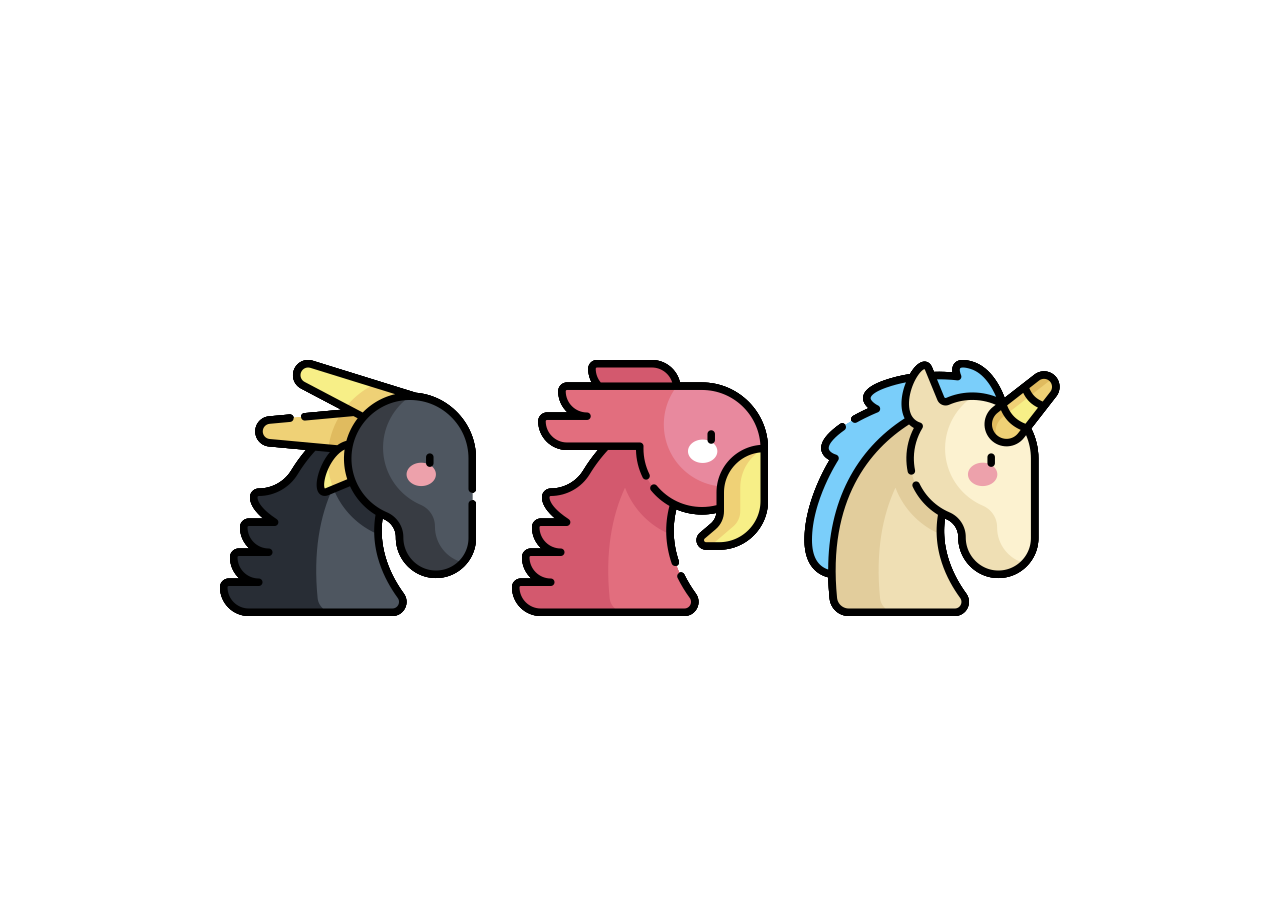
<file: Challenge_1/index.html>
<!DOCTYPE html>

<html>
    
<head>
<meta charset="UTF-8">
<meta name="viewport" content="width=device-width, initial-scale=1.0">
<!-- STYLESHEET -->
<link rel="stylesheet" href="./css/style.css" />
<title>Challenge 1</title>
</head>

<body>
    <div class="container">
        <div class="dragon">
            <img src="./assets/icon_dragon.png" alt="dragon">
            <img src="./assets/icon_dragon.png" alt="dragon">
            <img src="./assets/icon_dragon.png" alt="dragon">
            <img src="./assets/icon_dragon.png" alt="dragon">
        </div>

        <div class="phoenix">
            <img src="./assets/icon_phoenix.png" alt="phoenix">
            <img src="./assets/icon_phoenix.png" alt="phoenix">
            <img src="./assets/icon_phoenix.png" alt="phoenix">
            <img src="./assets/icon_phoenix.png" alt="phoenix">
        </div>

        <div class="unicorn">
            <img src="./assets/icon_unicorn.png" alt="unicorn">
            <img src="./assets/icon_unicorn.png" alt="unicorn">
            <img src="./assets/icon_unicorn.png" alt="unicorn">
            <img src="./assets/icon_unicorn.png" alt="unicorn">
        </div>
    </div>
</body>

</html>
</file>
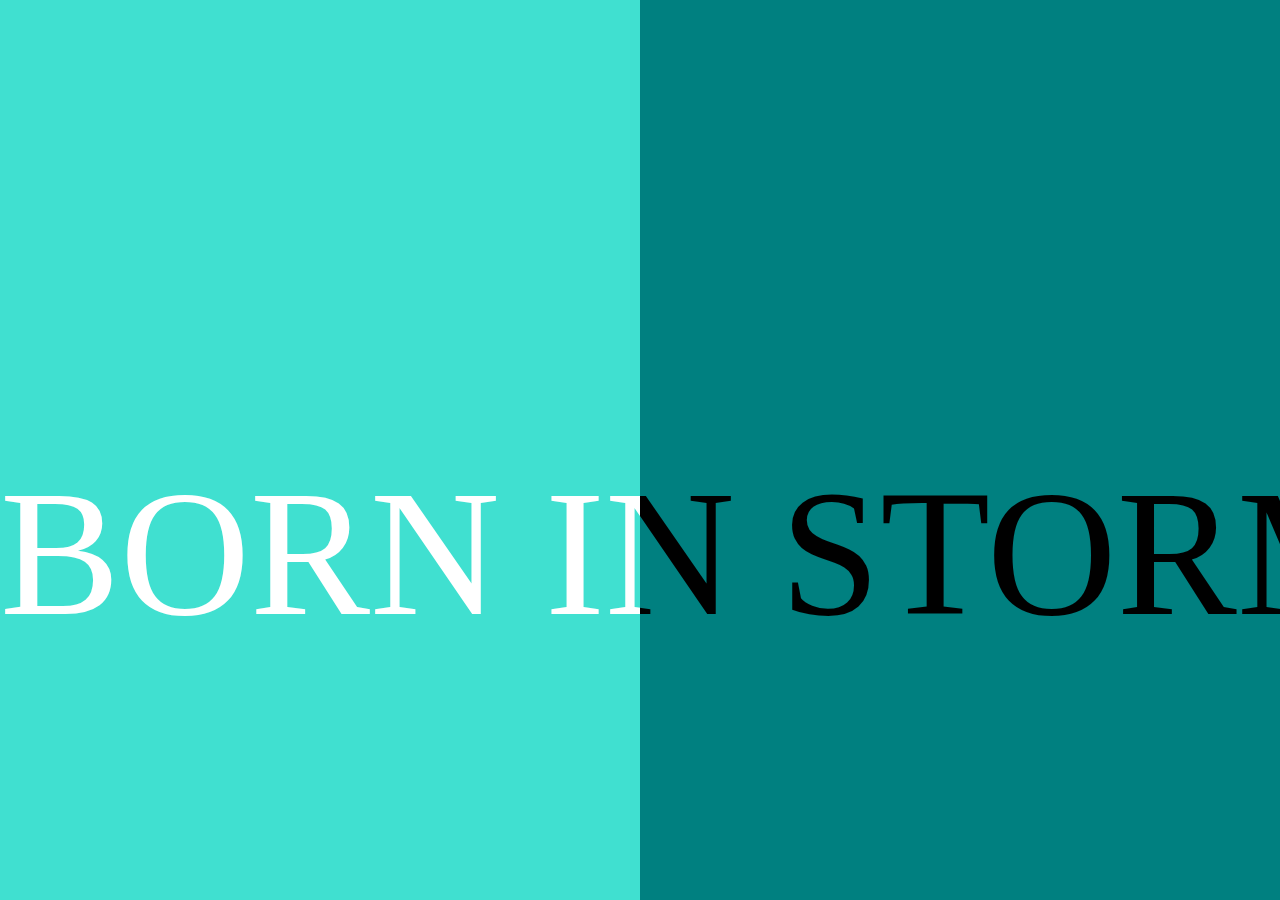
<file: Challenge_3/index.html>
<!DOCTYPE html>

<html>

<head>
    <meta charset="UTF-8">
    <meta name="viewport" content="width=device-width, initial-scale=1.0">
    <!-- STYLESHEET -->
    <link rel="stylesheet" href="./css/style.css" />
    <title>Challenge 3</title>
</head>

<body>
    <section>
        <span class="sliding">
            <span>BORN</span>
        <span>IN</span>
        <span>STORM</span>
        <span>BORN</span>
        <span>IN</span>
        <span>STORM</span>
        </span>

        <div class="wrapper">
            <span class="sliding">
                <span>BORN</span>
            <span>IN</span>
            <span>STORM</span>
            <span>BORN</span>
            <span>IN</span>
            <span>STORM</span>
            </span>
        </div>
    </section>

</body>

</html>
</file>
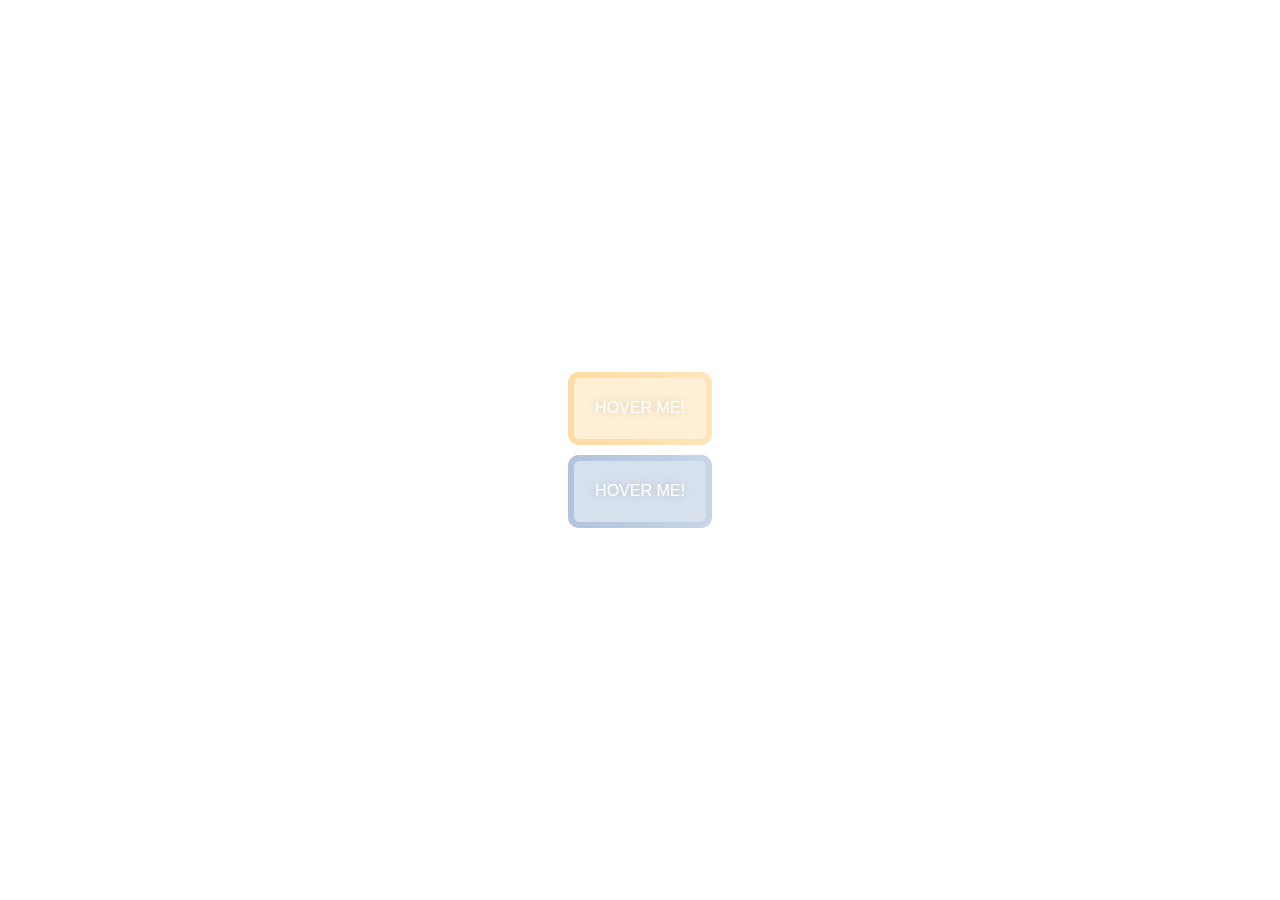
<file: Challenge_4/index.html>
<!DOCTYPE html>

<html>

<head>
    <meta charset="UTF-8">
    <meta name="viewport" content="width=device-width, initial-scale=1.0">
    <!-- STYLESHEET -->
    <link rel="stylesheet" href="./css/style.css" />
    <title>Challenge 4</title>
</head>

<body>

    <div class="container">
        <div class="border border1">
            <button class="btn btn-style btn1">Hover Me!</button>
        </div>
        <div class="border border2">
            <button class="btn btn-style btn2">Hover Me!</button>
        </div>
    </div>

</body>

</html>
</file>
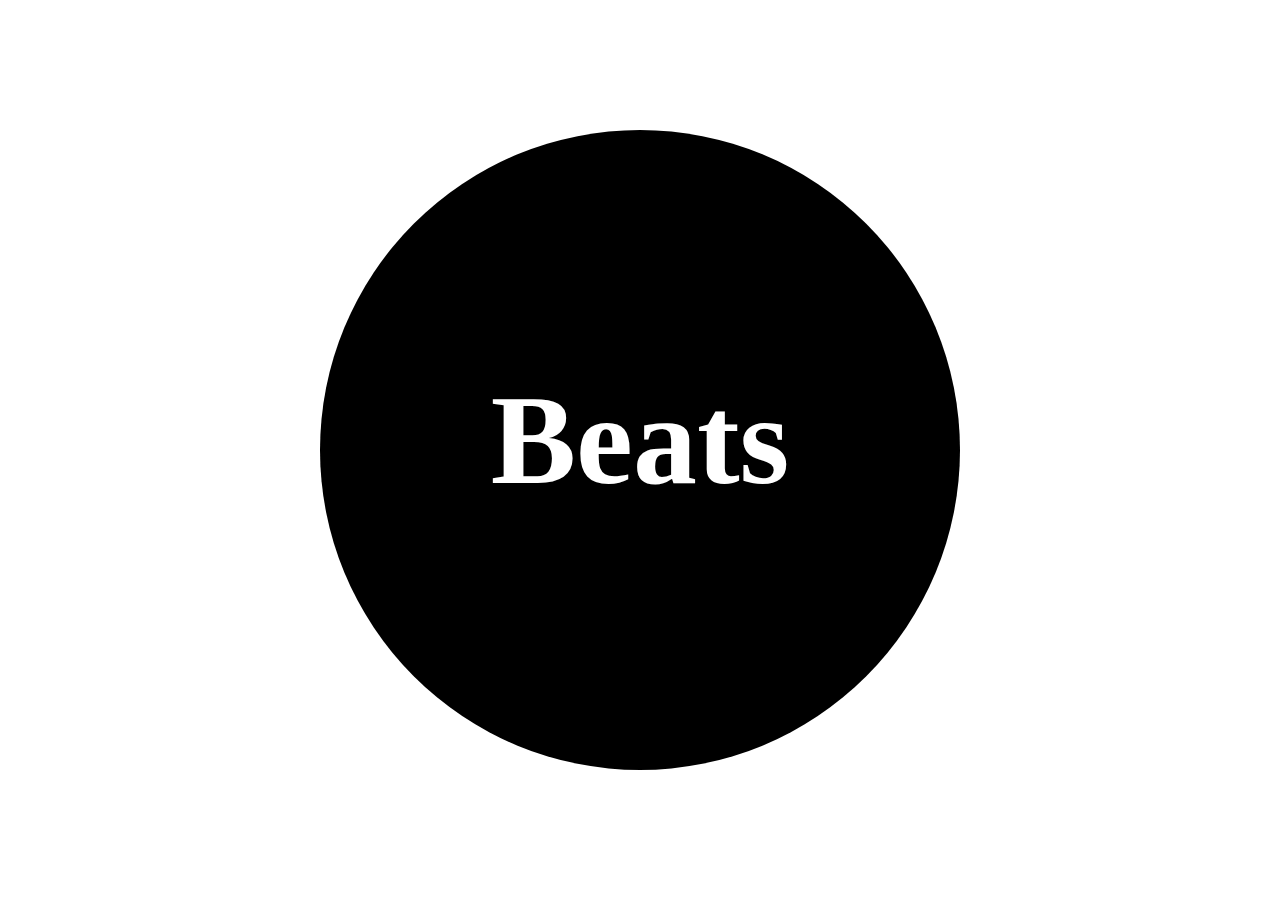
<file: Challenge_5/index.html>
<!DOCTYPE html>

<html>

<head>
    <meta charset="UTF-8">
    <meta name="viewport" content="width=device-width, initial-scale=1.0">
    <!-- STYLESHEET -->
    <link rel="stylesheet" href="./css/style.css" />
    <title>Challenge 5</title>
</head>

<body>
    <div class="container">
        <div class="point point1">
            <div class="pulse">
                <h1 class="pulse-text">Beats</h1>
            </div>
        </div>
        <!-- <div class="point point2"></div>
        <div class="point point3"></div>
        <div class="point point4"></div>
        <div class="point point5"></div> -->
    </div>
</body>
</file>
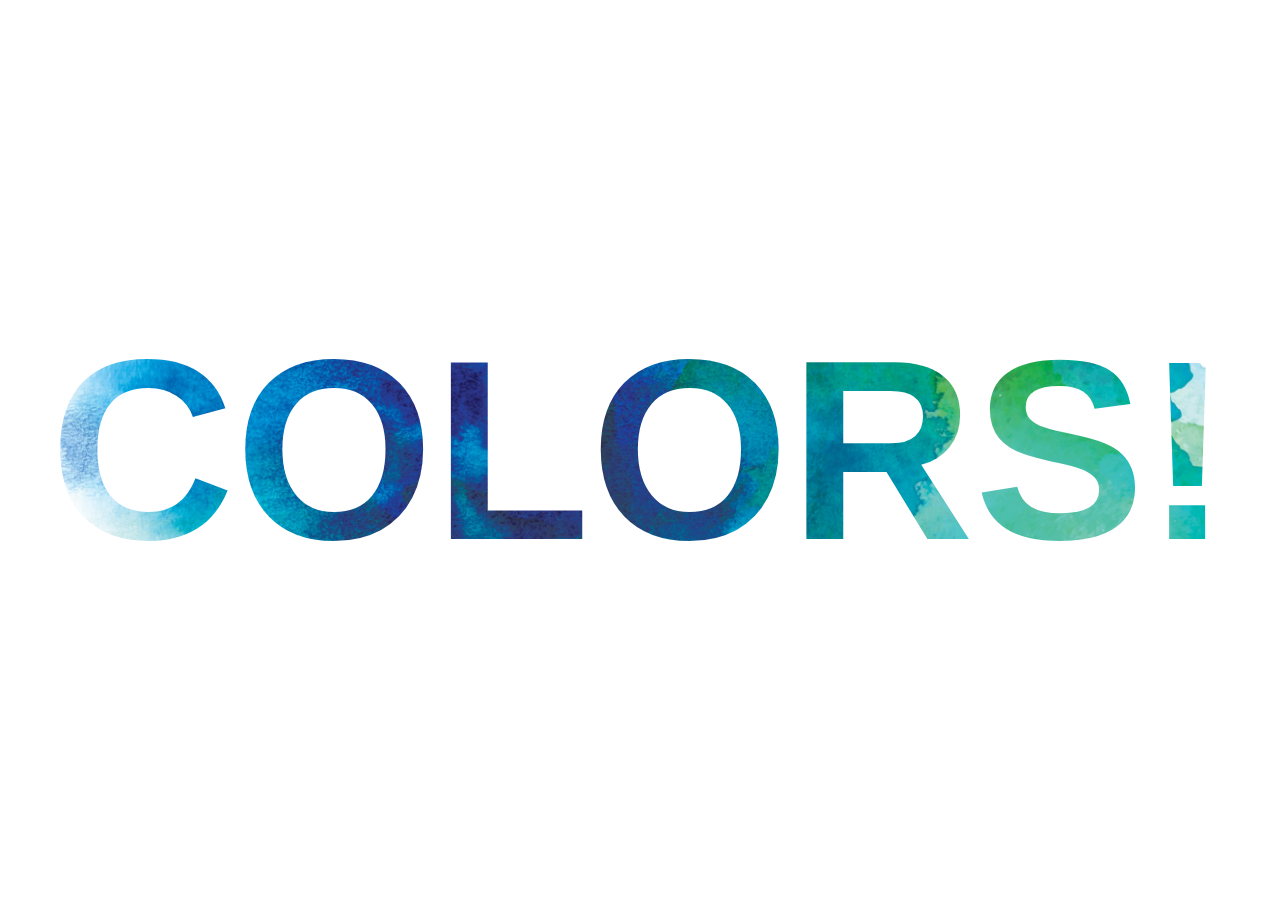
<file: Challenge_6/index.html>
<!DOCTYPE html>

<html>

<head>
    <meta charset="UTF-8">
    <meta name="viewport" content="width=device-width, initial-scale=1.0">
    <!-- STYLESHEET -->
    <link rel="stylesheet" href="./css/style.css" />
    <title>Challenge 6</title>
</head>

<body>
    <div class="text-container">
        <h1>Colors!</h1>
    </div>
</body>

</html>
</file>
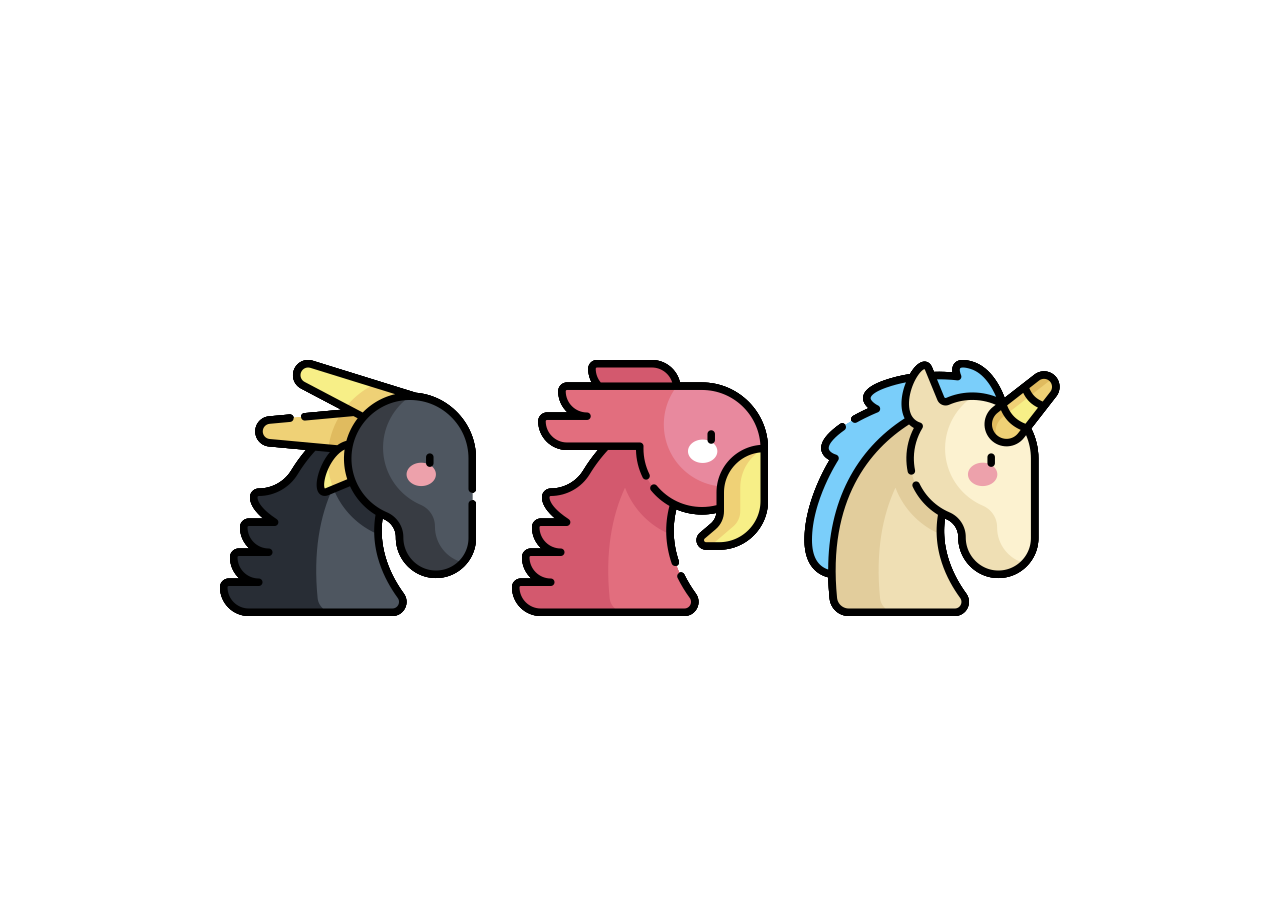
<file: Day_1/index.html>
<!DOCTYPE html>

<html>
    
<head>
<meta charset="UTF-8">
<meta name="viewport" content="width=device-width, initial-scale=1.0">
<!-- STYLESHEET -->
<link rel="stylesheet" href="./css/style.css" />
<title>Day 1</title>
</head>

<body>
    <div class="container">
        <div class="dragon">
            <img src="./assets/icon_dragon.png" alt="dragon">
            <img src="./assets/icon_dragon.png" alt="dragon">
            <img src="./assets/icon_dragon.png" alt="dragon">
            <img src="./assets/icon_dragon.png" alt="dragon">
        </div>

        <div class="phoenix">
            <img src="./assets/icon_phoenix.png" alt="phoenix">
            <img src="./assets/icon_phoenix.png" alt="phoenix">
            <img src="./assets/icon_phoenix.png" alt="phoenix">
            <img src="./assets/icon_phoenix.png" alt="phoenix">
        </div>

        <div class="unicorn">
            <img src="./assets/icon_unicorn.png" alt="unicorn">
            <img src="./assets/icon_unicorn.png" alt="unicorn">
            <img src="./assets/icon_unicorn.png" alt="unicorn">
            <img src="./assets/icon_unicorn.png" alt="unicorn">
        </div>
    </div>
</body>

</html>
</file>
<file: Challenge_1/css/style.css>
body {
    margin: 0;
    padding: 0;
    width: 100%;
    height: 100vh;
}

.container {
    position: relative;
    display: flex;
    flex-direction: row;
    display: flex;
    flex-direction: row;
    position: absolute;
    top: 40%;
    left: 50%;
    transform: translate(-50%, -50%);
}

.container img {
    width:  20vw;
    height: auto;
    position: absolute;
    transition: 0.5s;
}

.dragon {
    width:  20vw;
    height: auto;
    padding: 18px;    
}

.dragon:hover img:nth-child(4) {
    transform: translateY(-1.4em);
    opacity: 1;
}

.dragon:hover img:nth-child(3) {
    transform: translateY(-1em);
    opacity: 0.8;
}

.dragon:hover img:nth-child(2) {
    transform: translateY(-0.6em);
    opacity: 0.6;
}

.dragon:hover img:nth-child(1) {
    transform: translateY(-0.2em);
    opacity: 0.4;
}

.phoenix {
    width:  20vw;
    height: auto;
    padding: 18px;
}

.phoenix:hover img:nth-child(4) {
    transform: translateY(-1.4em);
    opacity: 1;
}

.phoenix:hover img:nth-child(3) {
    transform: translateY(-1em);
    opacity: 0.8;
}

.phoenix:hover img:nth-child(2) {
    transform: translateY(-0.6em);
    opacity: 0.6;
}

.phoenix:hover img:nth-child(1) {
    transform: translateY(-0.2em);
    opacity: 0.4;
}

.unicorn {
    width:  20vw;
    height: auto;
    padding: 18px;
}

.unicorn:hover img:nth-child(4) {
    transform: translateY(-1.4em);
    opacity: 1;
}

.unicorn:hover img:nth-child(3) {
    transform: translateY(-1em);
    opacity: 0.8;
}

.unicorn:hover img:nth-child(2) {
    transform: translateY(-0.6em);
    opacity: 0.6;
}

.unicorn:hover img:nth-child(1) {
    transform: translateY(-0.2em);
    opacity: 0.4;
}
</file>
<file: Challenge_3/css/style.css>
* {
    box-sizing: border-box;
    padding: 0;
    margin: 0;
}

section {
    display: flex;
    flex-direction: row;
    width: 100vw;
    height: 100vh;
    background: teal;
    overflow: hidden;
    position: absolute;
}

.sliding {
    position: absolute;
    white-space: nowrap;
    font-size: 20vh;
    top: 50%;
    overflow: hidden;
    /*clip the text of the div*/
    animation: bgColorAndText 10s linear infinite;
}

@keyframes bgColorAndText {
    0% {
        transform: translate(0, -50%);
    }
    100% {
        transform: translate(-50%, -50%);
    }
}

.wrapper {
    background-color: turquoise;
    width: 50vw;
    height: 100vh;
    overflow: hidden;
    /*shows and clip the content of the div*/
    color: white;
    position: absolute;
}
</file>
<file: Challenge_4/css/style.css>
* {
    margin: 0;
    padding: 0;
    box-sizing: border-box
}

@import url('https://fonts.googleapis.com/css2?family=Raleway:ital,wght@0,100;0,200;0,600;0,700;0,800;1,200;1,600;1,700&display=swap');
body {
    font-family: 'Raleway', sans-serif;
}

.container {
    display: flex;
    flex-direction: column;
    align-items: center;
    justify-content: center;
    width: 100vw;
    height: 100vh;
}

.border {
    margin: 0.6vh;
    padding: 0.6vh;
    border-radius: 1.2vh;
}

.border1 {
    background-image: linear-gradient(to right, #ffdca2 0%, #ffe5bc 100%);
    transition: ease-in-out;
}

.border1:hover {
    background-image: linear-gradient(to left, #ffdca2 0%, #ffe5bc 100%);
}

.border2 {
    background-image: linear-gradient(to right, #b0c4de 0%, #c7d5e7 100%);
}

.border2:hover {
    background-image: linear-gradient(to left, #b0c4de 0%, #c7d5e7 100%);
    ;
}

.btn {
    border: none;
    box-shadow: none;
    -webkit-appearance: none;
    -moz-appearance: none;
    outline: none;
    font-size: 100%;
    font-family: inherit;
    line-height: 1.15;
    margin: 0;
    overflow: visible;
    cursor: pointer;
}

.btn-style {
    padding: 2.4vh;
    border-radius: 0.6vh;
    text-transform: uppercase;
    color: white;
    text-shadow: 0px 0px 10px rgba(0, 0, 0, 0.2);
}

.btn1 {
    background-color: #ffefd5;
}

.btn2 {
    background-color: #d7e1ee;
}
</file>
<file: Challenge_5/css/style.css>
* {
    box-sizing: border-box;
    margin: 0;
    padding: 0;
}

.container {
    display: flex;
    align-items: center;
    justify-content: center;
    width: 100vw;
    height: 100vh;
}

.point {
    width: 50vw;
    height: 50vw;
    background-color: black;
    border-radius: 50%;
    box-shadow: 0 0 0 0 rgba(0, 0, 0, 1);
    animation: pulse 2s infinite;
}

.pulse {
    display: flex;
    flex-direction: column;
    align-items: center;
    justify-content: center;
    margin-top: 37%;
}

.pulse-text {
    color: white;
    font-size: 10vw;
}


/* .point2 {
    background-color: white;
    transition-delay: 6s;
    animation-delay: -6s;
    animation-duration: 6s;
}

.point3 {
    background-color: white;
    transition-delay: 6s;
    animation-delay: -6s;
    animation-duration: 6s;
}

.point4 {
    background-color: white;
    transition-delay: 6s;
    animation-delay: -6s;
    animation-duration: 6s;
}

.point5 {
    background-color: white;
    transition-delay: 6s;
    animation-delay: -6s;
    animation-duration: 6s;
} */

@keyframes pulse {
    0% {
        transform: scale(0.95);
        box-shadow: 0 0 0 0 rgba(0, 0, 0, 0.7);
    }
    70% {
        transform: scale (1);
        box-shadow: 0 0 0 10px rgba(0, 0, 0, 0);
    }
    100% {
        transform: scale(0.95);
        box-shadow: 0 0 0 0 rgba(0, 0, 0, 0);
    }
}


/* .point1:hover .point2 {
    background-color: black;
} */
</file>
<file: Challenge_6/css/style.css>
* {
    display: border-box;
    margin: 0;
    padding: 0;
    /* background-image: url(color-splash.jpg); */
}

/* .container {
    display: flex;
    align-items: center;
    justify-content: center;
    width: 100vw;
    height: 100vh;
    font-family: Arial;
    text-transform: uppercase;
} */

body, h1 {
    display: flex;
    align-items: center;
    justify-content: center;
    width: 100vw;
    height: 100vh;
    font-family: Arial;
}

.text-container h1 {
    text-transform: uppercase;
    font-size: 20vw;
    /* color: rgba(225, 225, 225, .1); */
    background-image: url(color-splash.jpg);
    background-size: cover; /* shows the image into the text area*/
    background-repeat: repeat-x;
    -webkit-text-fill-color : transparent;
    -webkit-background-clip: text;
    animation: animate 15s linear infinite;
}

@keyframes animate {

    0%{
        background-position: left 0px top 10px;
    }

    40%{
        background-position: left 800px top 10px;
    }


}
</file>
<file: Day_1/css/style.css>
body {
    margin: 0;
    padding: 0;
    width: 100%;
    height: 100vh;
}

.container {
    position: relative;
    display: flex;
    flex-direction: row;
    display: flex;
    flex-direction: row;
    position: absolute;
    top: 40%;
    left: 50%;
    transform: translate(-50%, -50%);
}

.container img {
    width:  20vw;
    height: auto;
    position: absolute;
    transition: 0.5s;
}

.dragon {
    width:  20vw;
    height: auto;
    padding: 18px;    
}

.dragon:hover img:nth-child(4) {
    transform: translateY(-1.4em);
    opacity: 1;
}

.dragon:hover img:nth-child(3) {
    transform: translateY(-1em);
    opacity: 0.8;
}

.dragon:hover img:nth-child(2) {
    transform: translateY(-0.6em);
    opacity: 0.6;
}

.dragon:hover img:nth-child(1) {
    transform: translateY(-0.2em);
    opacity: 0.4;
}

.phoenix {
    width:  20vw;
    height: auto;
    padding: 18px;
}

.phoenix:hover img:nth-child(4) {
    transform: translateY(-1.4em);
    opacity: 1;
}

.phoenix:hover img:nth-child(3) {
    transform: translateY(-1em);
    opacity: 0.8;
}

.phoenix:hover img:nth-child(2) {
    transform: translateY(-0.6em);
    opacity: 0.6;
}

.phoenix:hover img:nth-child(1) {
    transform: translateY(-0.2em);
    opacity: 0.4;
}

.unicorn {
    width:  20vw;
    height: auto;
    padding: 18px;
}

.unicorn:hover img:nth-child(4) {
    transform: translateY(-1.4em);
    opacity: 1;
}

.unicorn:hover img:nth-child(3) {
    transform: translateY(-1em);
    opacity: 0.8;
}

.unicorn:hover img:nth-child(2) {
    transform: translateY(-0.6em);
    opacity: 0.6;
}

.unicorn:hover img:nth-child(1) {
    transform: translateY(-0.2em);
    opacity: 0.4;
}
</file>
